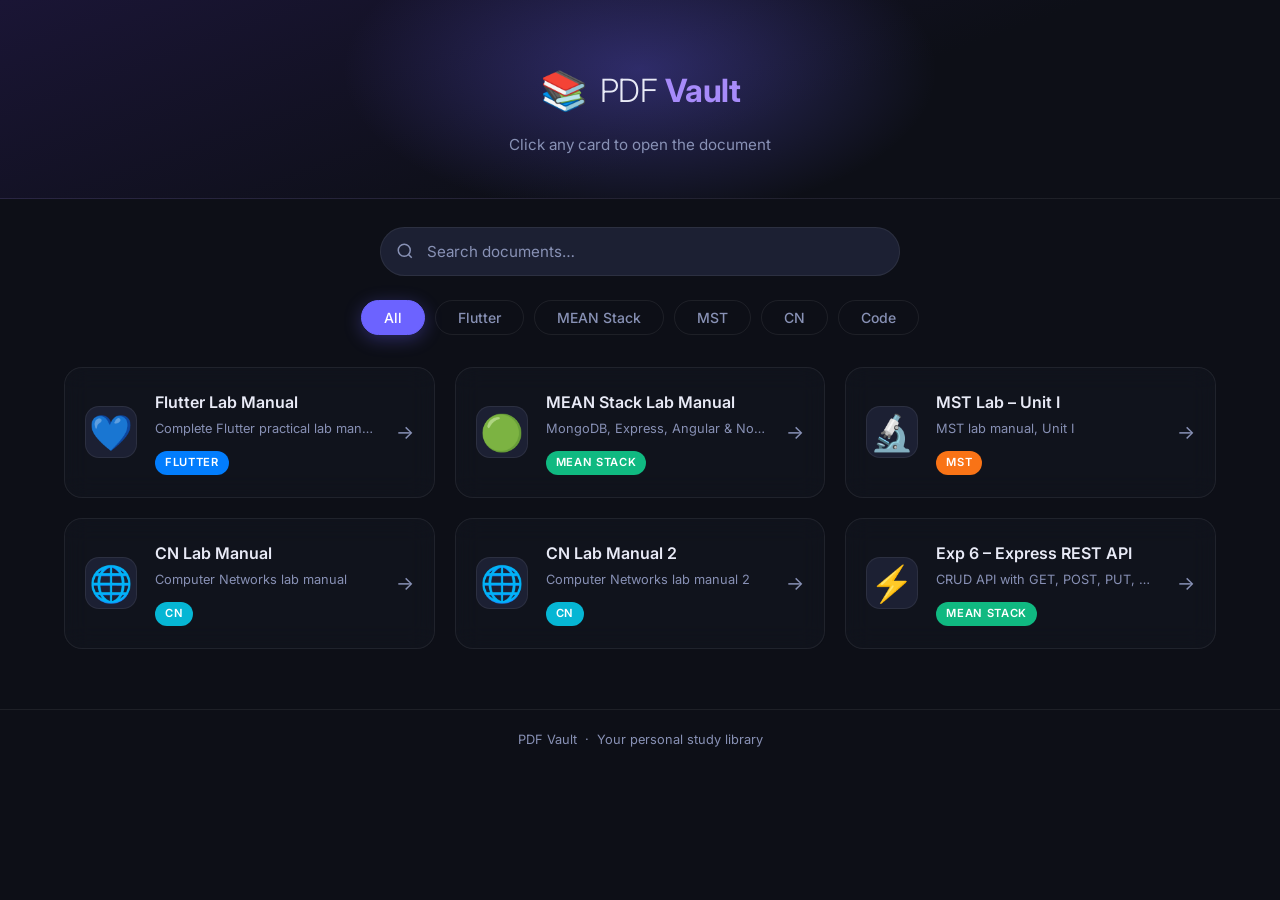
<file: index.html>
<!DOCTYPE html>
<html lang="en">
<head>
  <meta charset="UTF-8" />
  <meta name="viewport" content="width=device-width, initial-scale=1.0"/>
  <title>PDF Vault – My Study Library</title>
  <meta name="description" content="A personal PDF library to store and open study documents with one click." />
  <link rel="preconnect" href="https://fonts.googleapis.com" />
  <link href="https://fonts.googleapis.com/css2?family=Inter:wght@300;400;500;600;700&display=swap" rel="stylesheet" />
  <link rel="stylesheet" href="style.css" />
</head>
<body>

  <!-- ── HEADER ── -->
  <header class="site-header">
    <div class="header-inner">
      <div class="logo">
        <span class="logo-icon">📚</span>
        <span class="logo-text">PDF <strong>Vault</strong></span>
      </div>
      <p class="header-sub">Click any card to open the document</p>
    </div>
    <div class="header-glow"></div>
  </header>

  <!-- ── SEARCH BAR ── -->
  <div class="search-wrap">
    <div class="search-box">
      <svg class="search-icon" xmlns="http://www.w3.org/2000/svg" viewBox="0 0 24 24" fill="none" stroke="currentColor" stroke-width="2"><circle cx="11" cy="11" r="8"/><line x1="21" y1="21" x2="16.65" y2="16.65"/></svg>
      <input id="searchInput" type="text" placeholder="Search documents…" autocomplete="off" />
    </div>
  </div>

  <!-- ── CATEGORY TABS ── -->
  <div class="tabs-wrap">
    <button class="tab active" data-filter="all">All</button>
    <button class="tab" data-filter="flutter">Flutter</button>
    <button class="tab" data-filter="mean">MEAN Stack</button>
    <button class="tab" data-filter="mst">MST</button>
    <button class="tab" data-filter="cn">CN</button>
    <button class="tab" data-filter="code">Code</button>
  </div>

  <!-- ── PDF GRID ── -->
  <main class="grid-wrap" id="pdfGrid">

    <a class="pdf-card" href="flutter lab manual.pdf" target="_blank" data-category="flutter">
      <div class="card-icon">💙</div>
      <div class="card-body">
        <h2 class="card-title">Flutter Lab Manual</h2>
        <p class="card-meta">Complete Flutter practical lab manual</p>
        <span class="card-tag flutter">Flutter</span>
      </div>
      <div class="card-arrow">→</div>
    </a>

    <a class="pdf-card" href="MEAN STACK TECHNOLOGIES_LAB MANUAL.pdf" target="_blank" data-category="mean">
      <div class="card-icon">🟢</div>
      <div class="card-body">
        <h2 class="card-title">MEAN Stack Lab Manual</h2>
        <p class="card-meta">MongoDB, Express, Angular &amp; Node.js lab manual</p>
        <span class="card-tag mean">MEAN Stack</span>
      </div>
      <div class="card-arrow">→</div>
    </a>

    <a class="pdf-card" href="MST LAB_UNIT-I.pdf" target="_blank" data-category="mst">
      <div class="card-icon">🔬</div>
      <div class="card-body">
        <h2 class="card-title">MST Lab – Unit I</h2>
        <p class="card-meta">MST lab manual, Unit I</p>
        <span class="card-tag mst">MST</span>
      </div>
      <div class="card-arrow">→</div>
    </a>

    <a class="pdf-card" href="III-I_CN LAB MANUAL_DS (1).pdf" target="_blank" data-category="cn">
      <div class="card-icon">🌐</div>
      <div class="card-body">
        <h2 class="card-title">CN Lab Manual</h2>
        <p class="card-meta">Computer Networks lab manual</p>
        <span class="card-tag cn">CN</span>
      </div>
      <div class="card-arrow">→</div>
    </a>

    <a class="pdf-card" href="CN Lab Manual.pdf" target="_blank" data-category="cn">
      <div class="card-icon">🌐</div>
      <div class="card-body">
        <h2 class="card-title">CN Lab Manual 2</h2>
        <p class="card-meta">Computer Networks lab manual 2</p>
        <span class="card-tag cn">CN</span>
      </div>
      <div class="card-arrow">→</div>
    </a>

    <a class="pdf-card" href="exp6.html" data-category="code">
      <div class="card-icon">⚡</div>
      <div class="card-body">
        <h2 class="card-title">Exp 6 – Express REST API</h2>
        <p class="card-meta">CRUD API with GET, POST, PUT, DELETE routes</p>
        <span class="card-tag mean">MEAN Stack</span>
      </div>
      <div class="card-arrow">→</div>
    </a>

  </main>

  <!-- ── EMPTY STATE ── -->
  <div class="empty-state" id="emptyState" style="display:none;">
    <span>🔍</span>
    <p>No documents found.</p>
  </div>

  <!-- ── FOOTER ── -->
  <footer class="site-footer">
    <p>PDF Vault &nbsp;·&nbsp; Your personal study library</p>
  </footer>

  <script src="app.js"></script>
</body>
</html>
</file>
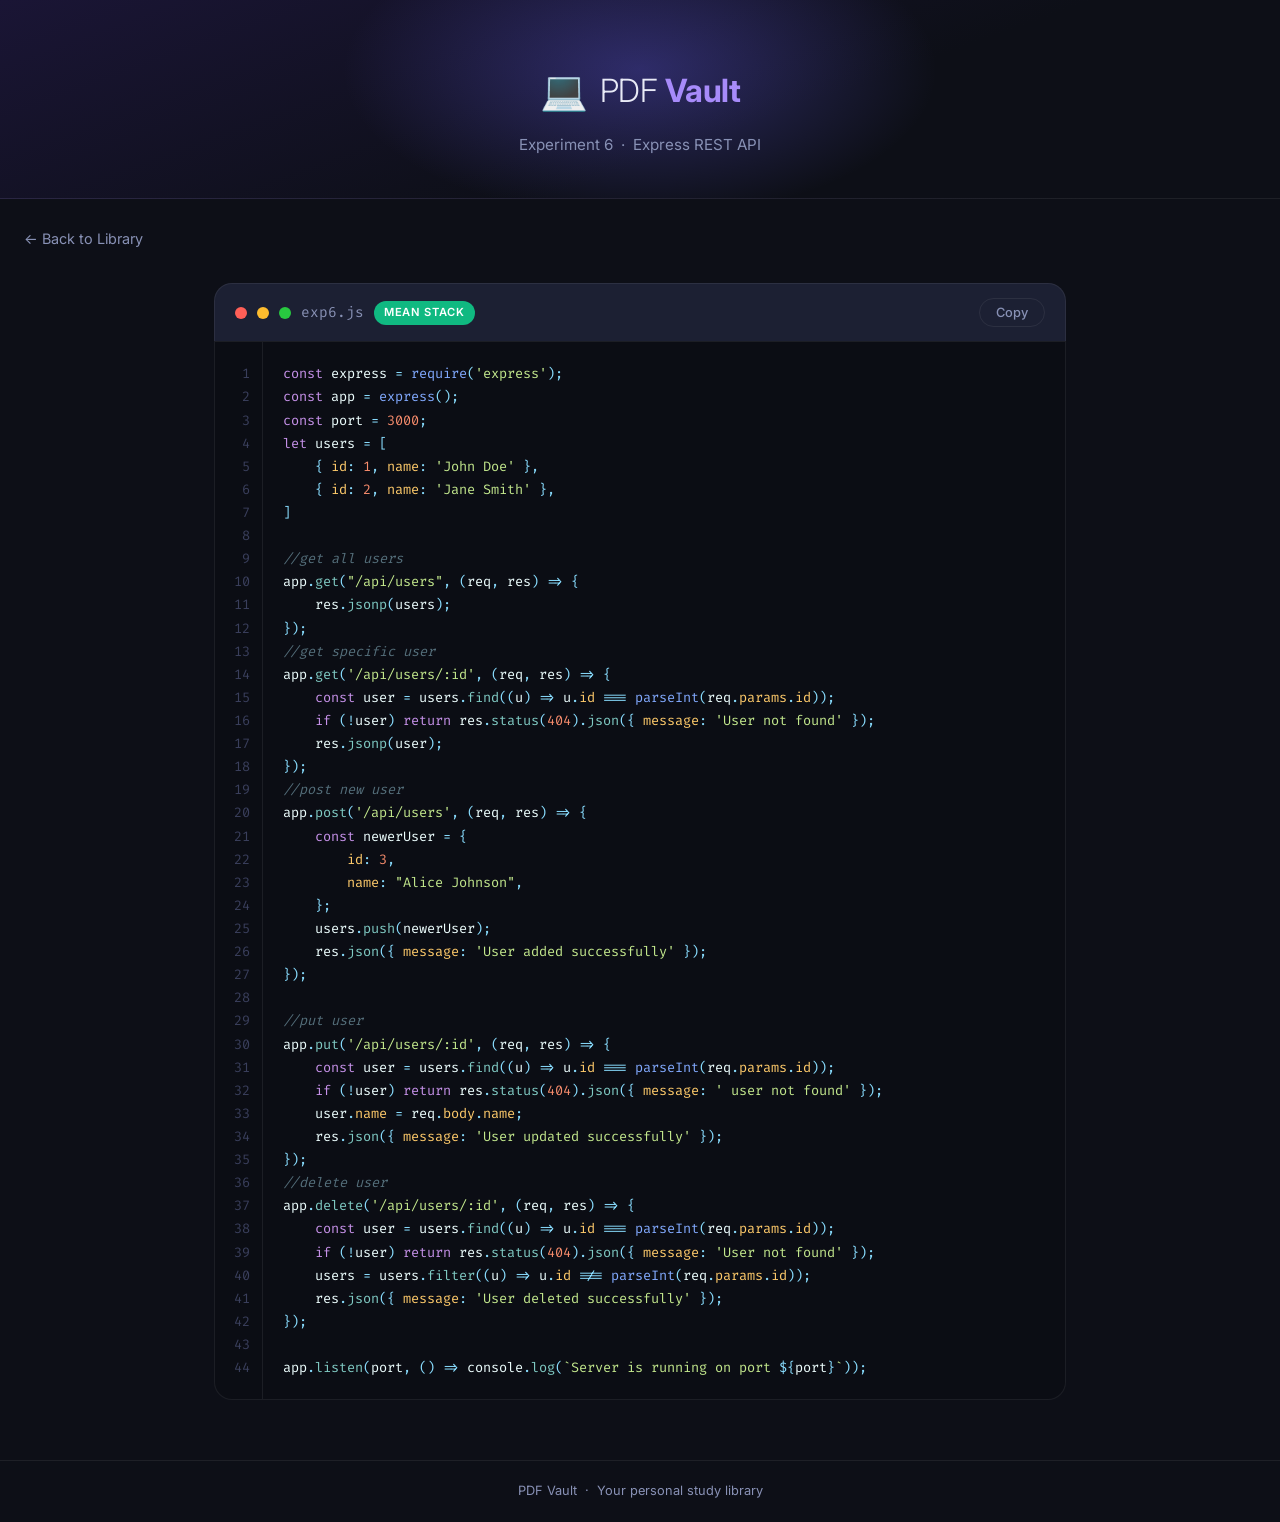
<file: exp6.html>
<!DOCTYPE html>
<html lang="en">
<head>
  <meta charset="UTF-8" />
  <meta name="viewport" content="width=device-width, initial-scale=1.0"/>
  <title>Exp 6 – Express REST API</title>
  <link rel="preconnect" href="https://fonts.googleapis.com" />
  <link href="https://fonts.googleapis.com/css2?family=Inter:wght@300;400;500;600;700&family=Fira+Code:wght@400;500&display=swap" rel="stylesheet" />
  <link rel="stylesheet" href="style.css" />
  <style>
    /* ── CODE VIEWER EXTRAS ── */
    .code-wrap {
      max-width: 900px;
      margin: 32px auto 60px;
      padding: 0 24px;
    }

    .code-header {
      display: flex;
      align-items: center;
      justify-content: space-between;
      flex-wrap: wrap;
      gap: 12px;
      background: var(--surface2);
      border: 1px solid var(--border);
      border-bottom: none;
      border-radius: var(--card-radius) var(--card-radius) 0 0;
      padding: 14px 20px;
    }

    .code-header-left {
      display: flex;
      align-items: center;
      gap: 10px;
    }

    .file-dot {
      width: 12px; height: 12px;
      border-radius: 50%;
    }
    .dot-red    { background: #ff5f57; }
    .dot-yellow { background: #febc2e; }
    .dot-green  { background: #28c840; }

    .file-name {
      font-family: 'Fira Code', monospace;
      font-size: 0.9rem;
      color: var(--text-muted);
    }

    .copy-btn {
      padding: 6px 16px;
      border-radius: 50px;
      border: 1px solid var(--border);
      background: transparent;
      color: var(--text-muted);
      font-family: inherit;
      font-size: 0.8rem;
      font-weight: 500;
      cursor: pointer;
      transition: all 0.2s;
    }
    .copy-btn:hover {
      border-color: var(--accent2);
      color: var(--accent2);
    }
    .copy-btn.copied {
      border-color: #28c840;
      color: #28c840;
    }

    .code-block-wrap {
      position: relative;
      background: #0b0d14;
      border: 1px solid var(--border);
      border-radius: 0 0 var(--card-radius) var(--card-radius);
      overflow: hidden;
    }

    .line-numbers {
      display: flex;
      flex-direction: column;
      position: absolute;
      top: 0; left: 0;
      padding: 20px 0;
      width: 48px;
      text-align: right;
      font-family: 'Fira Code', monospace;
      font-size: 0.85rem;
      line-height: 1.7;
      color: #3a3f5c;
      user-select: none;
      border-right: 1px solid var(--border);
    }
    .line-numbers span { padding-right: 12px; }

    pre {
      margin: 0;
      padding: 20px 20px 20px 68px;
      overflow-x: auto;
      font-family: 'Fira Code', monospace;
      font-size: 0.85rem;
      line-height: 1.7;
      color: #e8eaf6;
      white-space: pre;
    }

    /* ── SYNTAX COLOURS ── */
    .kw  { color: #c792ea; } /* keywords */
    .fn  { color: #82aaff; } /* function names */
    .str { color: #c3e88d; } /* strings */
    .num { color: #f78c6c; } /* numbers */
    .cmt { color: #546e7a; font-style: italic; } /* comments */
    .met { color: #80cbc4; } /* methods */
    .var { color: #eeffff; } /* variable names */
    .pun { color: #89ddff; } /* punctuation / operators */
    .prp { color: #ffcb6b; } /* object properties */

    /* ── BACK LINK ── */
    .back-link {
      display: inline-flex;
      align-items: center;
      gap: 6px;
      margin: 28px 24px 0;
      color: var(--text-muted);
      text-decoration: none;
      font-size: 0.9rem;
      transition: color 0.2s;
    }
    .back-link:hover { color: var(--accent2); }

    .exp-badge {
      display: inline-block;
      font-size: 0.7rem;
      font-weight: 600;
      text-transform: uppercase;
      letter-spacing: 0.06em;
      padding: 3px 10px;
      border-radius: 50px;
      color: #fff;
      background: var(--tag-mean);
    }
  </style>
</head>
<body>

  <!-- ── HEADER ── -->
  <header class="site-header">
    <div class="header-inner">
      <div class="logo">
        <span class="logo-icon">💻</span>
        <span class="logo-text">PDF <strong>Vault</strong></span>
      </div>
      <p class="header-sub">Experiment 6 &nbsp;·&nbsp; Express REST API</p>
    </div>
    <div class="header-glow"></div>
  </header>

  <!-- ── BACK LINK ── -->
  <a class="back-link" href="index.html">← Back to Library</a>

  <!-- ── CODE VIEWER ── -->
  <div class="code-wrap">

    <div class="code-header">
      <div class="code-header-left">
        <span class="file-dot dot-red"></span>
        <span class="file-dot dot-yellow"></span>
        <span class="file-dot dot-green"></span>
        <span class="file-name">exp6.js</span>
        <span class="exp-badge">MEAN Stack</span>
      </div>
      <button class="copy-btn" id="copyBtn">Copy</button>
    </div>

    <div class="code-block-wrap">
      <div class="line-numbers" id="lineNums"></div>
      <pre id="codeBlock"><span class="kw">const</span> <span class="var">express</span> <span class="pun">=</span> <span class="fn">require</span><span class="pun">(</span><span class="str">'express'</span><span class="pun">);</span>
<span class="kw">const</span> <span class="var">app</span> <span class="pun">=</span> <span class="fn">express</span><span class="pun">();</span>
<span class="kw">const</span> <span class="var">port</span> <span class="pun">=</span> <span class="num">3000</span><span class="pun">;</span>
<span class="kw">let</span> <span class="var">users</span> <span class="pun">=</span> <span class="pun">[</span>
    <span class="pun">{</span> <span class="prp">id</span><span class="pun">:</span> <span class="num">1</span><span class="pun">,</span> <span class="prp">name</span><span class="pun">:</span> <span class="str">'John Doe'</span> <span class="pun">},</span>
    <span class="pun">{</span> <span class="prp">id</span><span class="pun">:</span> <span class="num">2</span><span class="pun">,</span> <span class="prp">name</span><span class="pun">:</span> <span class="str">'Jane Smith'</span> <span class="pun">},</span>
<span class="pun">]</span>

<span class="cmt">//get all users</span>
<span class="var">app</span><span class="pun">.</span><span class="met">get</span><span class="pun">(</span><span class="str">"/api/users"</span><span class="pun">,</span> <span class="pun">(</span><span class="var">req</span><span class="pun">,</span> <span class="var">res</span><span class="pun">)</span> <span class="pun">=&gt;</span> <span class="pun">{</span>
    <span class="var">res</span><span class="pun">.</span><span class="met">jsonp</span><span class="pun">(</span><span class="var">users</span><span class="pun">);</span>
<span class="pun">});</span>
<span class="cmt">//get specific user</span>
<span class="var">app</span><span class="pun">.</span><span class="met">get</span><span class="pun">(</span><span class="str">'/api/users/:id'</span><span class="pun">,</span> <span class="pun">(</span><span class="var">req</span><span class="pun">,</span> <span class="var">res</span><span class="pun">)</span> <span class="pun">=&gt;</span> <span class="pun">{</span>
    <span class="kw">const</span> <span class="var">user</span> <span class="pun">=</span> <span class="var">users</span><span class="pun">.</span><span class="met">find</span><span class="pun">((</span><span class="var">u</span><span class="pun">)</span> <span class="pun">=&gt;</span> <span class="var">u</span><span class="pun">.</span><span class="prp">id</span> <span class="pun">===</span> <span class="fn">parseInt</span><span class="pun">(</span><span class="var">req</span><span class="pun">.</span><span class="prp">params</span><span class="pun">.</span><span class="prp">id</span><span class="pun">));</span>
    <span class="kw">if</span> <span class="pun">(!</span><span class="var">user</span><span class="pun">)</span> <span class="kw">return</span> <span class="var">res</span><span class="pun">.</span><span class="met">status</span><span class="pun">(</span><span class="num">404</span><span class="pun">).</span><span class="met">json</span><span class="pun">({</span> <span class="prp">message</span><span class="pun">:</span> <span class="str">'User not found'</span> <span class="pun">});</span>
    <span class="var">res</span><span class="pun">.</span><span class="met">jsonp</span><span class="pun">(</span><span class="var">user</span><span class="pun">);</span>
<span class="pun">});</span>
<span class="cmt">//post new user</span>
<span class="var">app</span><span class="pun">.</span><span class="met">post</span><span class="pun">(</span><span class="str">'/api/users'</span><span class="pun">,</span> <span class="pun">(</span><span class="var">req</span><span class="pun">,</span> <span class="var">res</span><span class="pun">)</span> <span class="pun">=&gt;</span> <span class="pun">{</span>
    <span class="kw">const</span> <span class="var">newerUser</span> <span class="pun">=</span> <span class="pun">{</span>
        <span class="prp">id</span><span class="pun">:</span> <span class="num">3</span><span class="pun">,</span>
        <span class="prp">name</span><span class="pun">:</span> <span class="str">"Alice Johnson"</span><span class="pun">,</span>
    <span class="pun">};</span>
    <span class="var">users</span><span class="pun">.</span><span class="met">push</span><span class="pun">(</span><span class="var">newerUser</span><span class="pun">);</span>
    <span class="var">res</span><span class="pun">.</span><span class="met">json</span><span class="pun">({</span> <span class="prp">message</span><span class="pun">:</span> <span class="str">'User added successfully'</span> <span class="pun">});</span>
<span class="pun">});</span>

<span class="cmt">//put user</span>
<span class="var">app</span><span class="pun">.</span><span class="met">put</span><span class="pun">(</span><span class="str">'/api/users/:id'</span><span class="pun">,</span> <span class="pun">(</span><span class="var">req</span><span class="pun">,</span> <span class="var">res</span><span class="pun">)</span> <span class="pun">=&gt;</span> <span class="pun">{</span>
    <span class="kw">const</span> <span class="var">user</span> <span class="pun">=</span> <span class="var">users</span><span class="pun">.</span><span class="met">find</span><span class="pun">((</span><span class="var">u</span><span class="pun">)</span> <span class="pun">=&gt;</span> <span class="var">u</span><span class="pun">.</span><span class="prp">id</span> <span class="pun">===</span> <span class="fn">parseInt</span><span class="pun">(</span><span class="var">req</span><span class="pun">.</span><span class="prp">params</span><span class="pun">.</span><span class="prp">id</span><span class="pun">));</span>
    <span class="kw">if</span> <span class="pun">(!</span><span class="var">user</span><span class="pun">)</span> <span class="kw">return</span> <span class="var">res</span><span class="pun">.</span><span class="met">status</span><span class="pun">(</span><span class="num">404</span><span class="pun">).</span><span class="met">json</span><span class="pun">({</span> <span class="prp">message</span><span class="pun">:</span> <span class="str">' user not found'</span> <span class="pun">});</span>
    <span class="var">user</span><span class="pun">.</span><span class="prp">name</span> <span class="pun">=</span> <span class="var">req</span><span class="pun">.</span><span class="prp">body</span><span class="pun">.</span><span class="prp">name</span><span class="pun">;</span>
    <span class="var">res</span><span class="pun">.</span><span class="met">json</span><span class="pun">({</span> <span class="prp">message</span><span class="pun">:</span> <span class="str">'User updated successfully'</span> <span class="pun">});</span>
<span class="pun">});</span>
<span class="cmt">//delete user</span>
<span class="var">app</span><span class="pun">.</span><span class="met">delete</span><span class="pun">(</span><span class="str">'/api/users/:id'</span><span class="pun">,</span> <span class="pun">(</span><span class="var">req</span><span class="pun">,</span> <span class="var">res</span><span class="pun">)</span> <span class="pun">=&gt;</span> <span class="pun">{</span>
    <span class="kw">const</span> <span class="var">user</span> <span class="pun">=</span> <span class="var">users</span><span class="pun">.</span><span class="met">find</span><span class="pun">((</span><span class="var">u</span><span class="pun">)</span> <span class="pun">=&gt;</span> <span class="var">u</span><span class="pun">.</span><span class="prp">id</span> <span class="pun">===</span> <span class="fn">parseInt</span><span class="pun">(</span><span class="var">req</span><span class="pun">.</span><span class="prp">params</span><span class="pun">.</span><span class="prp">id</span><span class="pun">));</span>
    <span class="kw">if</span> <span class="pun">(!</span><span class="var">user</span><span class="pun">)</span> <span class="kw">return</span> <span class="var">res</span><span class="pun">.</span><span class="met">status</span><span class="pun">(</span><span class="num">404</span><span class="pun">).</span><span class="met">json</span><span class="pun">({</span> <span class="prp">message</span><span class="pun">:</span> <span class="str">'User not found'</span> <span class="pun">});</span>
    <span class="var">users</span> <span class="pun">=</span> <span class="var">users</span><span class="pun">.</span><span class="met">filter</span><span class="pun">((</span><span class="var">u</span><span class="pun">)</span> <span class="pun">=&gt;</span> <span class="var">u</span><span class="pun">.</span><span class="prp">id</span> <span class="pun">!==</span> <span class="fn">parseInt</span><span class="pun">(</span><span class="var">req</span><span class="pun">.</span><span class="prp">params</span><span class="pun">.</span><span class="prp">id</span><span class="pun">));</span>
    <span class="var">res</span><span class="pun">.</span><span class="met">json</span><span class="pun">({</span> <span class="prp">message</span><span class="pun">:</span> <span class="str">'User deleted successfully'</span> <span class="pun">});</span>
<span class="pun">});</span>

<span class="var">app</span><span class="pun">.</span><span class="met">listen</span><span class="pun">(</span><span class="var">port</span><span class="pun">,</span> <span class="pun">()</span> <span class="pun">=&gt;</span> <span class="var">console</span><span class="pun">.</span><span class="met">log</span><span class="pun">(</span><span class="str">`Server is running on port </span><span class="pun">${</span><span class="var">port</span><span class="pun">}</span><span class="str">`</span><span class="pun">));</span></pre>
    </div>

  </div>

  <!-- ── FOOTER ── -->
  <footer class="site-footer">
    <p>PDF Vault &nbsp;·&nbsp; Your personal study library</p>
  </footer>

  <script>
    // ── LINE NUMBERS ──
    const pre = document.getElementById('codeBlock');
    const lineNums = document.getElementById('lineNums');
    const totalLines = pre.textContent.split('\n').length;
    for (let i = 1; i <= totalLines; i++) {
      const span = document.createElement('span');
      span.textContent = i;
      lineNums.appendChild(span);
    }

    // ── COPY BUTTON ──
    const copyBtn = document.getElementById('copyBtn');
    const rawCode = `const express = require('express');
const app = express();
const port = 3000;
let users = [
    { id: 1, name: 'John Doe' },
    { id: 2, name: 'Jane Smith' },
]

//get all users
app.get("/api/users", (req, res) => {
    res.jsonp(users);
});
//get specific user
app.get('/api/users/:id', (req, res) => {
    const user = users.find((u) => u.id === parseInt(req.params.id));
    if (!user) return res.status(404).json({ message: 'User not found' });
    res.jsonp(user);
});
//post new user
app.post('/api/users', (req, res) => {
    const newerUser = {
        id: 3,
        name: "Alice Johnson",
    };
    users.push(newerUser);
    res.json({ message: 'User added successfully' });
});

//put user
app.put('/api/users/:id', (req, res) => {
    const user = users.find((u) => u.id === parseInt(req.params.id));
    if (!user) return res.status(404).json({ message: ' user not found' });
    user.name = req.body.name;
    res.json({ message: 'User updated successfully' });
});
//delete user
app.delete('/api/users/:id', (req, res) => {
    const user = users.find((u) => u.id === parseInt(req.params.id));
    if (!user) return res.status(404).json({ message: 'User not found' });
    users = users.filter((u) => u.id !== parseInt(req.params.id));
    res.json({ message: 'User deleted successfully' });
});

app.listen(port, () => console.log(\`Server is running on port \${port}\`));`;

    copyBtn.addEventListener('click', () => {
      navigator.clipboard.writeText(rawCode).then(() => {
        copyBtn.textContent = 'Copied!';
        copyBtn.classList.add('copied');
        setTimeout(() => {
          copyBtn.textContent = 'Copy';
          copyBtn.classList.remove('copied');
        }, 2000);
      });
    });
  </script>

</body>
</html>
</file>
<file: style.css>
/* ── RESET & BASE ── */
*, *::before, *::after { box-sizing: border-box; margin: 0; padding: 0; }

:root {
  --bg:          #0d0f17;
  --surface:     #13162099;
  --surface2:    #1c2033;
  --border:      #ffffff12;
  --accent:      #6c63ff;
  --accent2:     #a78bfa;
  --glow:        #6c63ff55;
  --text:        #e8eaf6;
  --text-muted:  #8891b5;

  --tag-maths:   #3b82f6;
  --tag-science: #10b981;
  --tag-history: #f59e0b;
  --tag-notes:   #ec4899;
  --tag-flutter: #027dfd;
  --tag-mean:    #10b981;
  --tag-mst:     #f97316;
  --tag-cn:      #06b6d4;

  --radius:      16px;
  --card-radius: 18px;
}

html { scroll-behavior: smooth; }

body {
  font-family: 'Inter', sans-serif;
  background: var(--bg);
  color: var(--text);
  min-height: 100vh;
  line-height: 1.6;
}

/* ── HEADER ── */
.site-header {
  position: relative;
  overflow: hidden;
  padding: 60px 24px 40px;
  text-align: center;
  background: linear-gradient(160deg, #1a1535 0%, #0d0f17 60%);
  border-bottom: 1px solid var(--border);
}

.header-glow {
  position: absolute;
  top: -80px;
  left: 50%;
  transform: translateX(-50%);
  width: 600px;
  height: 300px;
  background: radial-gradient(ellipse, var(--glow) 0%, transparent 70%);
  pointer-events: none;
}

.header-inner { position: relative; z-index: 1; }

.logo {
  display: inline-flex;
  align-items: center;
  gap: 12px;
  font-size: 2rem;
  font-weight: 300;
  letter-spacing: -0.5px;
  margin-bottom: 8px;
}

.logo-icon { font-size: 2.4rem; }
.logo-text strong { font-weight: 700; color: var(--accent2); }

.header-sub {
  color: var(--text-muted);
  font-size: 0.95rem;
  margin-top: 4px;
}

/* ── SEARCH ── */
.search-wrap {
  display: flex;
  justify-content: center;
  padding: 28px 24px 0;
}

.search-box {
  position: relative;
  width: 100%;
  max-width: 520px;
}

.search-icon {
  position: absolute;
  left: 16px;
  top: 50%;
  transform: translateY(-50%);
  width: 18px;
  height: 18px;
  color: var(--text-muted);
  pointer-events: none;
}

#searchInput {
  width: 100%;
  padding: 14px 20px 14px 46px;
  background: var(--surface2);
  border: 1px solid var(--border);
  border-radius: 50px;
  color: var(--text);
  font-family: inherit;
  font-size: 0.95rem;
  outline: none;
  transition: border-color 0.25s, box-shadow 0.25s;
}

#searchInput::placeholder { color: var(--text-muted); }

#searchInput:focus {
  border-color: var(--accent);
  box-shadow: 0 0 0 3px var(--glow);
}

/* ── CATEGORY TABS ── */
.tabs-wrap {
  display: flex;
  justify-content: center;
  flex-wrap: wrap;
  gap: 10px;
  padding: 24px 24px 0;
}

.tab {
  padding: 8px 22px;
  border-radius: 50px;
  border: 1px solid var(--border);
  background: transparent;
  color: var(--text-muted);
  font-family: inherit;
  font-size: 0.875rem;
  font-weight: 500;
  cursor: pointer;
  transition: all 0.2s;
}

.tab:hover {
  border-color: var(--accent2);
  color: var(--accent2);
}

.tab.active {
  background: var(--accent);
  border-color: var(--accent);
  color: #fff;
  box-shadow: 0 4px 18px var(--glow);
}

/* ── PDF GRID ── */
.grid-wrap {
  display: grid;
  grid-template-columns: repeat(auto-fill, minmax(300px, 1fr));
  gap: 20px;
  max-width: 1200px;
  margin: 32px auto 0;
  padding: 0 24px 60px;
}

/* ── PDF CARD ── */
.pdf-card {
  display: flex;
  align-items: center;
  gap: 18px;
  padding: 22px 20px;
  background: var(--surface);
  border: 1px solid var(--border);
  border-radius: var(--card-radius);
  text-decoration: none;
  color: inherit;
  backdrop-filter: blur(12px);
  transition: transform 0.25s cubic-bezier(.22,.68,0,1.2),
              box-shadow 0.25s,
              border-color 0.25s;
  position: relative;
  overflow: hidden;
}

.pdf-card::before {
  content: '';
  position: absolute;
  inset: 0;
  background: linear-gradient(135deg, var(--accent)08, transparent 60%);
  opacity: 0;
  transition: opacity 0.3s;
  border-radius: var(--card-radius);
}

.pdf-card:hover::before { opacity: 1; }

.pdf-card:hover {
  transform: translateY(-6px) scale(1.01);
  box-shadow: 0 20px 50px #0007, 0 0 0 1px var(--accent)44;
  border-color: var(--accent)66;
}

.card-icon {
  font-size: 2.2rem;
  flex-shrink: 0;
  width: 52px;
  height: 52px;
  display: flex;
  align-items: center;
  justify-content: center;
  background: var(--surface2);
  border-radius: 14px;
  border: 1px solid var(--border);
}

.card-body { flex: 1; min-width: 0; }

.card-title {
  font-size: 1rem;
  font-weight: 600;
  color: var(--text);
  white-space: nowrap;
  overflow: hidden;
  text-overflow: ellipsis;
  margin-bottom: 4px;
}

.card-meta {
  font-size: 0.8rem;
  color: var(--text-muted);
  white-space: nowrap;
  overflow: hidden;
  text-overflow: ellipsis;
  margin-bottom: 8px;
}

.card-tag {
  display: inline-block;
  font-size: 0.7rem;
  font-weight: 600;
  text-transform: uppercase;
  letter-spacing: 0.06em;
  padding: 3px 10px;
  border-radius: 50px;
  color: #fff;
}

.card-tag.maths   { background: var(--tag-maths); }
.card-tag.science { background: var(--tag-science); }
.card-tag.history { background: var(--tag-history); }
.card-tag.notes   { background: var(--tag-notes); }
.card-tag.flutter { background: var(--tag-flutter); }
.card-tag.mean    { background: var(--tag-mean); }
.card-tag.mst     { background: var(--tag-mst); }
.card-tag.cn      { background: var(--tag-cn); }

.card-arrow {
  flex-shrink: 0;
  font-size: 1.2rem;
  color: var(--text-muted);
  transition: transform 0.2s, color 0.2s;
}

.pdf-card:hover .card-arrow {
  transform: translateX(4px);
  color: var(--accent2);
}

/* ── EMPTY STATE ── */
.empty-state {
  text-align: center;
  padding: 80px 24px;
  color: var(--text-muted);
}

.empty-state span { font-size: 3rem; display: block; margin-bottom: 12px; }
.empty-state p { font-size: 1rem; }

/* ── FOOTER ── */
.site-footer {
  text-align: center;
  padding: 20px;
  border-top: 1px solid var(--border);
  color: var(--text-muted);
  font-size: 0.8rem;
}

/* ── CARD HIDDEN STATE (for filtering) ── */
.pdf-card.hidden { display: none; }

/* ── RESPONSIVE ── */
@media (max-width: 480px) {
  .logo { font-size: 1.5rem; }
  .grid-wrap { grid-template-columns: 1fr; }
  .card-title { white-space: normal; }
}
</file>
